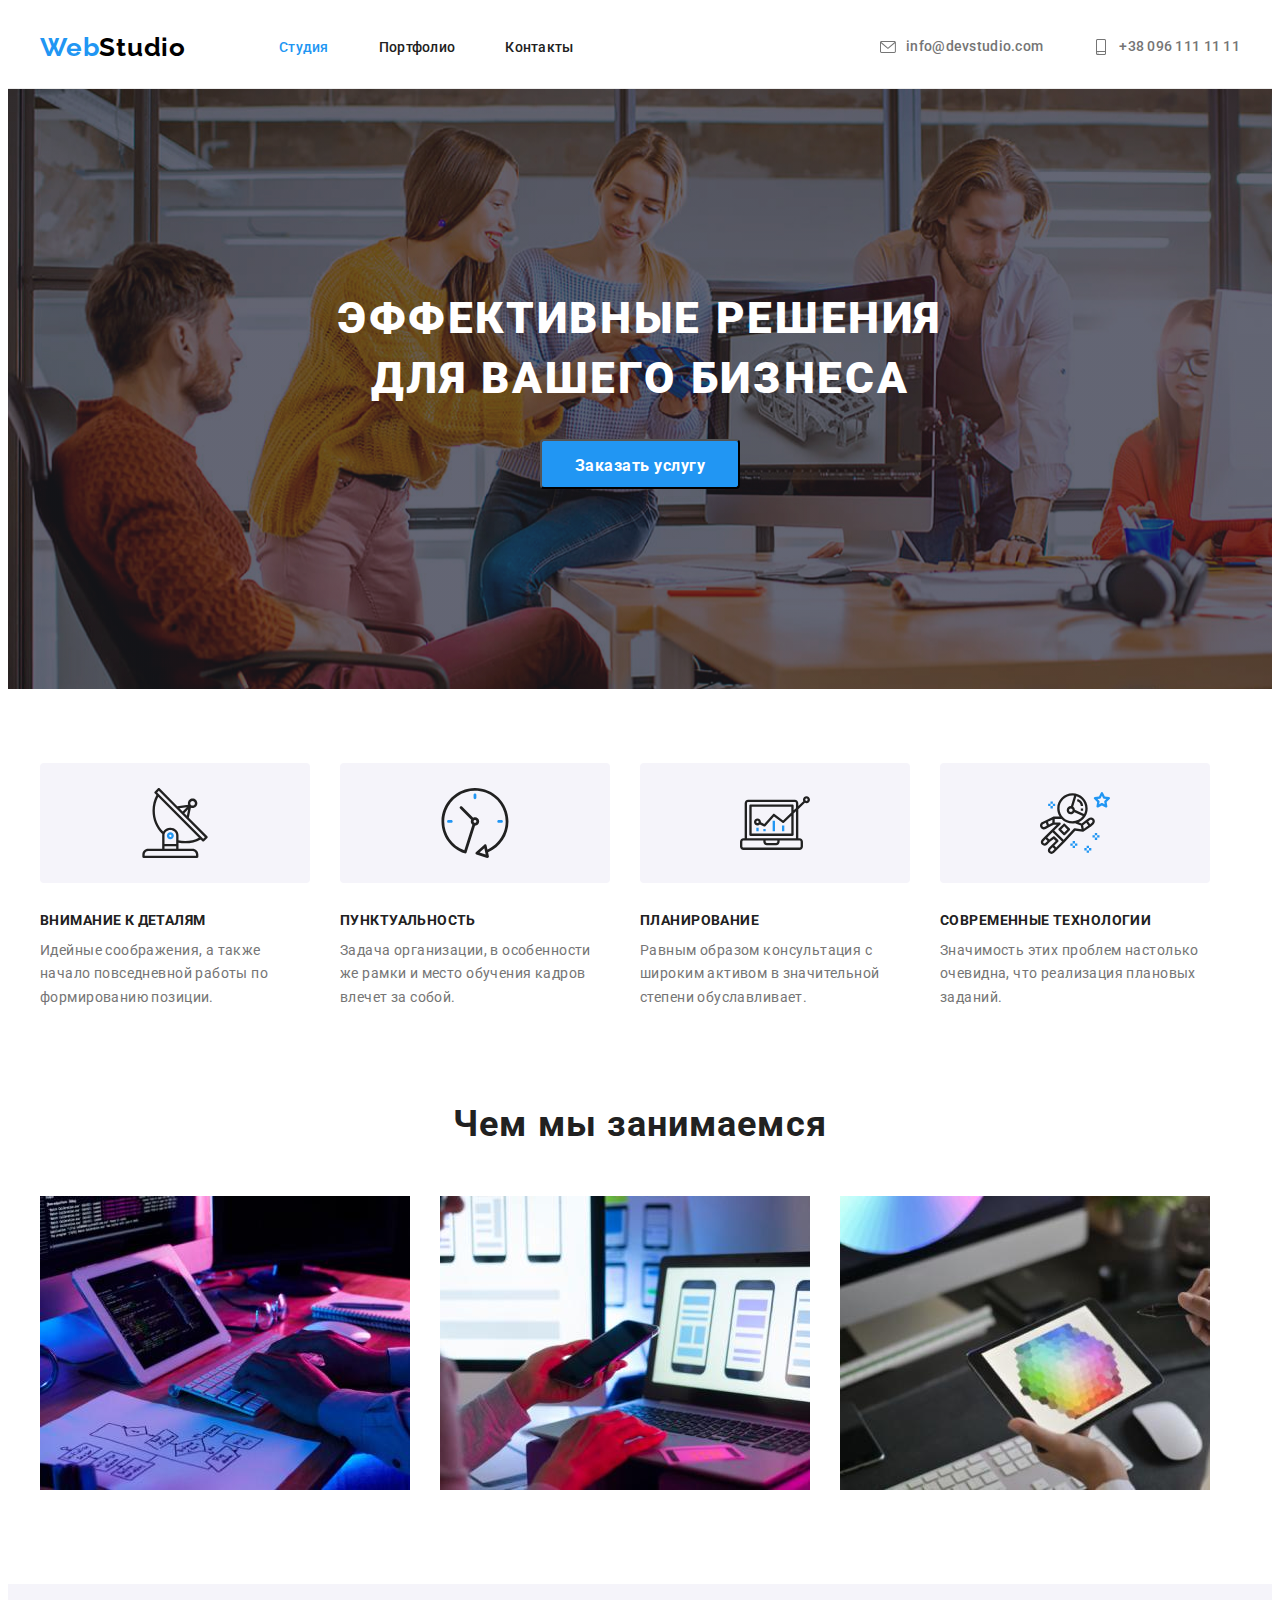
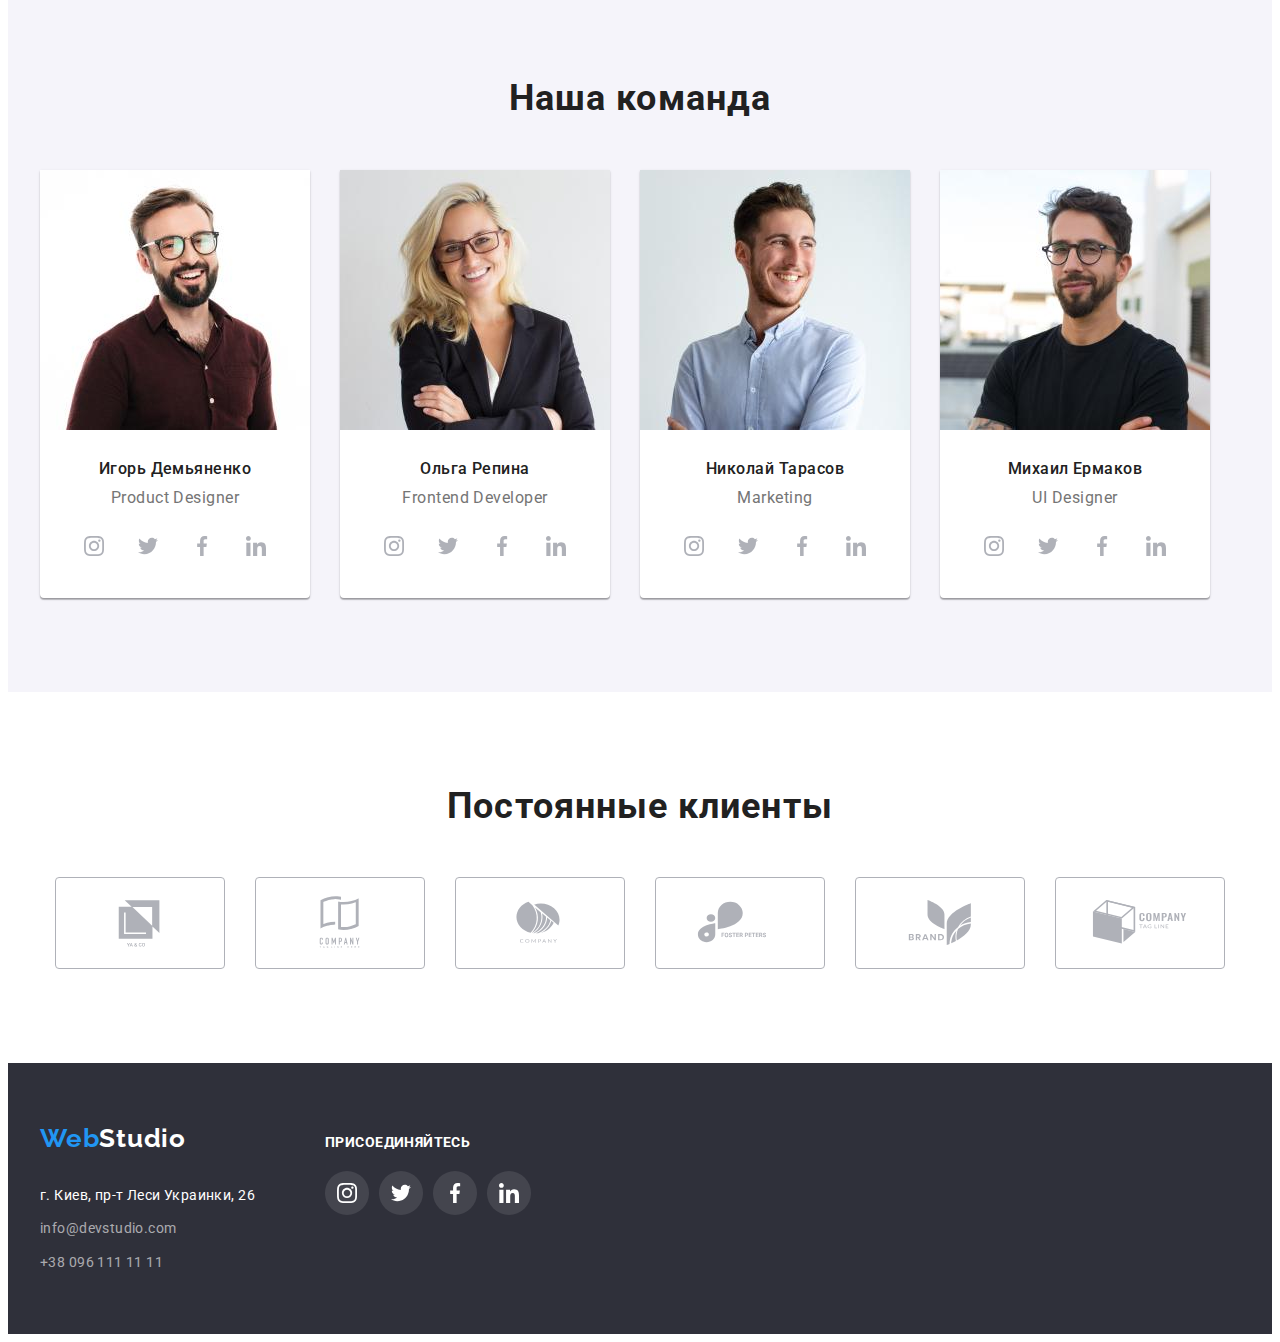
<file: index.html>
<!DOCTYPE html>
<html lang="ru">
<head>
    <meta charset="UTF-8">
    <meta http-equiv="X-UA-Compatible" content="IE=edge">
    <meta name="viewport" content="width=device-width, initial-scale=1.0">
    <title>Main</title>
    <link rel="preconnect" href="https://fonts.googleapis.com">
    <link rel="preconnect" href="https://fonts.gstatic.com" crossorigin>
    <link href="https://fonts.googleapis.com/css2?family=Raleway:wght@700&family=Roboto:wght@400;500;700;900&display=swap"
        rel="stylesheet">
        <link rel="stylesheet" href="https://cdnjs.cloudflare.com/ajax/libs/modern-normalize/1.1.0/modern-normalize.min.css"
            integrity="sha512-wpPYUAdjBVSE4KJnH1VR1HeZfpl1ub8YT/NKx4PuQ5NmX2tKuGu6U/JRp5y+Y8XG2tV+wKQpNHVUX03MfMFn9Q=="
            crossorigin="anonymous" referrerpolicy="no-referrer" />
    <link rel="stylesheet" href="./css/styles.css"/>
</head>
<body>
    <header class="header">
        <div class="container header-container">
<nav class="header-navigation">
<a class="link header-logo" href="./index.html">Web<span class="logo-part">Studio</span></a>

<ul class="list header-list">
    <li class="header-item"><a class="link header-link active" href="./index.html" > Студия </a></li>
    <li class="header-item"><a class="link header-link" href="./portfolio.html" > Портфолио</a> </li>
    <li class="header-item"><a class="link header-link" href="" class="active">Контакты</a> </li>
</ul>
</nav>
<ul class="list header-contacts">
    <li class="header-contacts-item">
    
   <a class="link header-mail"
     href="mailto:info@devstudio.com"><svg class="header-mail-icon" width="16" height="16">
         <use href="./images/icons.svg#icon-envelope"></use>
     </svg> info@devstudio.com
   </a>
    </li>
    <li class="header-contacts-item">
    <a class="link header-tel" href="tel:+380961111111"><svg class="header-tell-icon" width="16" height="16">
        <use href="./images/icons.svg#icon-smartphone"></use>
    </svg>
        +38 096 111 11 11
    </a>
    </li>
</ul>
</div>
    </header>
    <main>
        <section class="hero">
            
    <h1 class="hero-title"> Эффективные решения для вашего бизнеса</h1>
    <button class="hero-button" type="button"> Заказать услугу </button>
    </section>

<section class="our-quality">
    <div class="container">
    <h2 class="visually-hidden">Наши сильные стороны</h2>
    <ul class="list our-quality-list">
        <li class="our-quality-item">
            <div class="our-quality-picture">
                <svg class="our-quality-icon" width="70" height="70">
                    <use href="./images/icons.svg#icon-antenna-1"></use>
                </svg>
            </div>
            <h3 class="our-quality-title">Внимание к деталям</h3>
            <p class="our-quality-paragraph">Идейные соображения, а также начало повседневной работы по формированию позиции.</p>
        </li>
        <li class="our-quality-item">
            <div class="our-quality-picture"> 
                <svg class="our-quality-icon" width="70" height="70">
                    <use href="./images/icons.svg#icon-clock-1"></use>
                </svg>
            </div>
            <h3 class="our-quality-title">Пунктуальность</h3>
            <p class="our-quality-paragraph">Задача организации, в особенности же рамки и место обучения кадров влечет за собой.</p>
        </li>
        <li class="our-quality-item">
            <div class="our-quality-picture">
                <svg class="our-quality-icon" width="70" height="70">
                    <use href="./images/icons.svg#icon-diagram-1"></use>
                </svg>
            </div>
            <h3 class="our-quality-title">Планирование</h3>
            <p class="our-quality-paragraph">Равным образом консультация с широким активом в значительной степени обуславливает.</p>
        </li>
        <li class="our-quality-item">
             <div class="our-quality-picture">
                <svg class="our-quality-icon" width="70" height="70">
                    <use href="./images/icons.svg#icon-astronaut-1"></use>
                </svg>
            </div>
            <h3 class="our-quality-title">Современные технологии</h3>
            <p class="our-quality-paragraph">Значимость этих проблем настолько очевидна, что реализация плановых заданий.</p>
        </li>
    </ul>
</div>
</section>
<section class="our-work section">
    <div class="container">
    <h2 class="our-work-title" >Чем мы занимаемся</h2>
    <ul class="list our-work-list">
        <li class="our-work-item">
            <img src="./images/ourjob1.jpg" 
            alt="Написание кода" 
            width="370"
            height="294" >
            
        </li>
            <li class="our-work-item">
            <img src="./images/ourjob2.jpg"
             alt="Выбор дизайна для отоброжения на мобильном"
             width="370"
             height="294"> 
            </li>
        <li class="our-work-item">
            <img src="./images/ourjob3.jpg" 
            alt="Палитра цветов на планшете"
            width="370"
            height="294"> 
        </li>
    </ul>
    </div>
</section>
<section class="team section">
    <div class="container">
    <h2 class="team-title">Наша команда</h2>
    <ul class="list team-list" >
        <li class="team-item">
            <img src="./images/productd.jpg"
            alt="фото Игоря Демьяненко"
            width="270"
            height="260">
            <div class="tittle-paragraph">
            <h3 class="team-item-title"> Игорь Демьяненко </h3>
            <p class= "team-item-paragraph"  lang="en">Product Designer</p>
            <ul class="team-social-list list">
                <li class="team-social-item">
                    <a href="" class="team-social-link">
                        <svg class="team-social-icon" width="20" height="20">
                            <use href="./images/icons.svg#icon-instagram-2"></use>
                        </svg>
                    </a>
                </li>
                <li class="team-social-item">
                    <a href="" class="team-social-link">
                        <svg class="team-social-icon" width="20" height="20">
                            <use href="./images/icons.svg#icon-twitter-1"></use>
                        </svg>
                    </a>
                </li>
                <li class="team-social-item">
                    <a href="" class="team-social-link">
                        <svg class="team-social-icon" width="20" height="20">
                            <use href="./images/icons.svg#icon-facebook-1"></use>
                        </svg>
                    </a>
                </li>
                <li class="team-social-item">
                    <a href="" class="team-social-link">
                        <svg class="team-social-icon" width="20" height="20">
                            <use href="./images/icons.svg#icon-linkedin-1"></use>
                        </svg>
                    </a>
                </li>
            </ul>
            </div>
        </li>
        <li class="team-item">
            <img src="./images/frontendd.jpg" 
            alt="фото Ольги Репиной"
             width="270" 
             height="260">
             <div class="tittle-paragraph">
            <h3 class="team-item-title">Ольга Репина</h3>
            <p class= "team-item-paragraph" lang="en">Frontend Developer</p>
            <ul class="team-social-list list">
                <li class="team-social-item">
                    <a href="" class="team-social-link">
                        <svg class="team-social-icon" width="20" height="20">
                            <use href="./images/icons.svg#icon-instagram-2"></use>
                        </svg>
                    </a>
                </li>
                <li class="team-social-item">
                    <a href="" class="team-social-link">
                        <svg class="team-social-icon" width="20" height="20">
                            <use href="./images/icons.svg#icon-twitter-1"></use>
                        </svg>
                    </a>
                </li>
                <li class="team-social-item">
                    <a href="" class="team-social-link">
                        <svg class="team-social-icon" width="20" height="20">
                            <use href="./images/icons.svg#icon-facebook-1"></use>
                        </svg>
                    </a>
                </li>
                <li class="team-social-item">
                    <a href="" class="team-social-link">
                        <svg class="team-social-icon" width="20" height="20">
                            <use href="./images/icons.svg#icon-linkedin-1"></use>
                        </svg>
                    </a>
                </li>
            </ul>
            </div>
        </li>
        <li class="team-item">
            <img src="./images/marketing.jpg" 
            alt="фото Николая Тарасова" 
            width="270" 
            height="260">
            <div class="tittle-paragraph">
            <h3 class="team-item-title">Николай Тарасов</h3>
            <p class= "team-item-paragraph"  lang="en">Marketing</p>
            <ul class="team-social-list list">
                <li class="team-social-item">
                    <a href="" class="team-social-link">
                        <svg class="team-social-icon" width="20" height="20">
                            <use href="./images/icons.svg#icon-instagram-2"></use>
                        </svg>
                    </a>
                </li>
                <li class="team-social-item">
                    <a href="" class="team-social-link">
                        <svg class="team-social-icon" width="20" height="20">
                            <use href="./images/icons.svg#icon-twitter-1"></use>
                        </svg>
                    </a>
                </li>
                <li class="team-social-item">
                    <a href="" class="team-social-link">
                        <svg class="team-social-icon" width="20" height="20">
                            <use href="./images/icons.svg#icon-facebook-1"></use>
                        </svg>
                    </a>
                </li>
                <li class="team-social-item">
                    <a href="" class="team-social-link">
                        <svg class="team-social-icon" width="20" height="20">
                            <use href="./images/icons.svg#icon-linkedin-1"></use>
                        </svg>
                    </a>
                </li>
            </ul>
            </div>
        </li>
        <li class="team-item">
            <img src="./images/uides.jpg" 
            alt="фото Михаила Ермакова"
             width="270" 
             height="260">
            <div class="tittle-paragraph">
            <h3 class="team-item-title">Михаил Ермаков</h3>
            <p class= "team-item-paragraph"  lang="en">UI Designer</p>
            <ul class="team-social-list list">
                <li class="team-social-item">
                    <a href="" class="team-social-link">
                        <svg class="team-social-icon" width="20" height="20">
                            <use href="./images/icons.svg#icon-instagram-2"></use>
                        </svg>
                    </a>
                </li>
                <li class="team-social-item">
                    <a href="" class="team-social-link">
                        <svg class="team-social-icon" width="20" height="20">
                            <use href="./images/icons.svg#icon-twitter-1"></use>
                        </svg>
                    </a>
                </li>
                <li class="team-social-item">
                    <a href="" class="team-social-link">
                        <svg class="team-social-icon" width="20" height="20">
                            <use href="./images/icons.svg#icon-facebook-1"></use>
                        </svg>
                    </a>
                </li>
                <li class="team-social-item">
                    <a href="" class="team-social-link">
                        <svg class="team-social-icon" width="20" height="20">
                            <use href="./images/icons.svg#icon-linkedin-1"></use>
                        </svg>
                    </a>
                </li>
            </ul>
            </div>
        </li>
    </ul>
    </div>
</section>
<section class="clients section">
    <div class="container">
        <h2 class="clients-title"> Постоянные клиенты </h2>
        <ul class="clients-list list">
            <li class="clients-item">
                <a href="" class="clients-link">
                    <svg class="clients-icon" width="106" height="60">
                        <use href="./images/icons.svg#icon-company"></use>
                    </svg>
            </a>
            </li>
            <li class="clients-item">
                <a href="" class="clients-link">
                <svg class="clients-icon" width="106" height="60">
                    <use href="./images/icons.svg#icon-company1"></use>
                </svg>
                </a>
            </li>
            <li class="clients-item">
                <a href="" class="clients-link">
                <svg class="clients-icon" width="106" height="60">
                    <use href="./images/icons.svg#icon-company2"></use>
                </svg>
                </a>
            </li>
            <li class="clients-item">
                <a href="" class="clients-link">
                <svg class="clients-icon" width="106" height="60">
                    <use href="./images/icons.svg#icon-company5"></use>
                </svg>
                </a>
            </li>
            <li class="clients-item">
                <a href="" class="clients-link">
                <svg class="clients-icon" width="106" height="60">
                    <use href="./images/icons.svg#icon-company4"></use>
                </svg>
                </a>
            </li>
            <li class="clients-item">
                <a href="" class="clients-link">
                <svg class="clients-icon" width="106" height="60">
                    <use href="./images/icons.svg#icon-company3"></use>
                </svg>
                </a>
            </li>




</ul>
</div>
</section>
    </main>
    <footer class="footer">
        <div class="container footer-container">
            <div class="footer-first-block">
        <a class="link footer-logo" href="/index.html">Web<span class="footer-logo-part">Studio</span></a>
        <address class="footer-address">
            <ul class="list footer-list">
                <li class="footer-item"> <a class="link address-link" href="https://goo.gl/maps/R82b2rhA3iLdFyMu5"
                    target="_blank"
                    rel="noopener noreferrer">г. Киев, пр-т Леси Украинки, 26
                   </a>
                </li>
                <li class="footer-item"><a class="link footer-mail" href="mailto:info@devstudio.com">info@devstudio.com</a></li>
                <li class="footer-item"><a class="link footer-tel" href="tel:+380961111111"> +38 096 111 11 11 </a> </li>
            </ul>
        </address>
        </div>
        <div class="footer-social">
            <h3 class="footer-social-title">присоединяйтесь</h3>
<ul class="footer-social-list list">
    <li class="footer-social-item">
        <a href="" class="footer-social-link">
            <svg class="footer-social-icon" width="20" height="20">
                <use href="./images/icons.svg#icon-instagram-2"></use>
            </svg>
        </a>
    </li>
    <li class="footer-social-item">
        <a href="" class="footer-social-link">
            <svg class="footer-social-icon" width="20" height="20">
                <use href="./images/icons.svg#icon-twitter-1"></use>
            </svg>
        </a>
    </li>
    <li class="footer-social-item">
        <a href="" class="footer-social-link">
            <svg class="footer-social-icon" width="20" height="20">
                <use href="./images/icons.svg#icon-facebook-1"></use>
            </svg>
        </a>
    </li>
    <li class="footer-social-item">
        <a href="" class="footer-social-link">
            <svg class="footer-social-icon" width="20" height="20">
                <use href="./images/icons.svg#icon-linkedin-1"></use>
            </svg>
        </a>
    </li>
</ul>
        </div>
        </div>
    </footer>
    
</body>
</html>
</file>
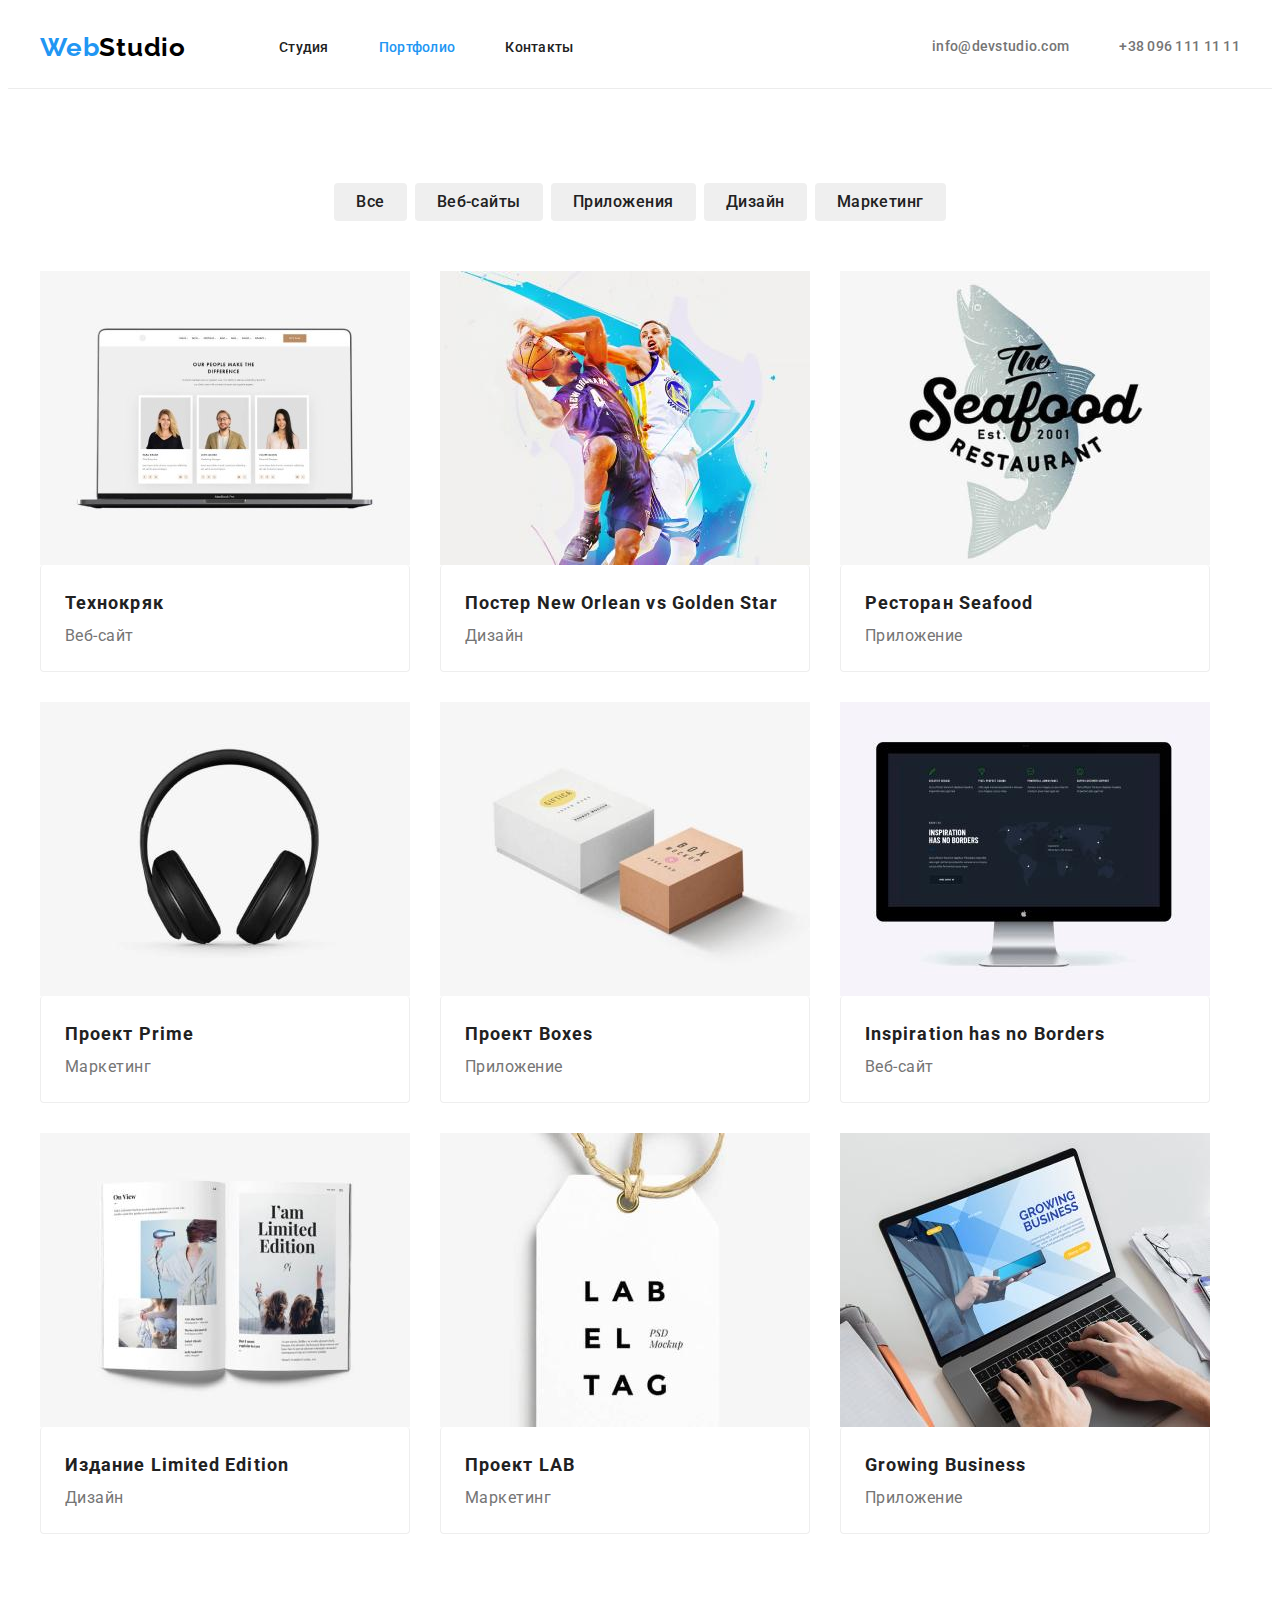
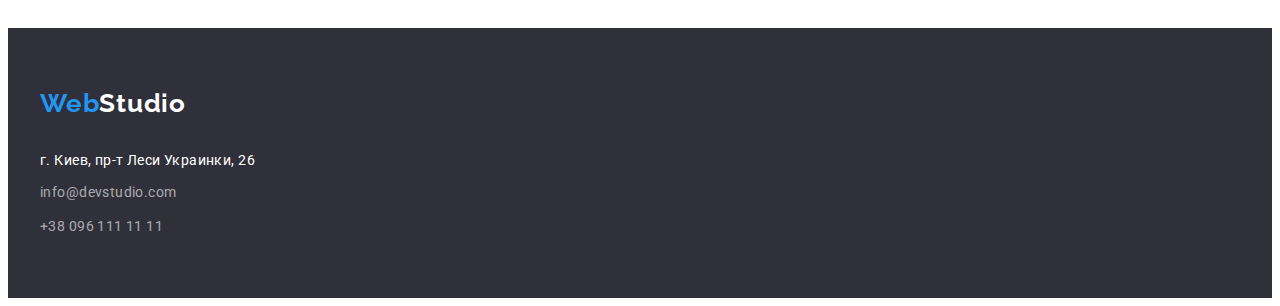
<file: portfolio.html>
<!DOCTYPE html>
<html lang="ru">
<head>
    <meta charset="UTF-8">
    <meta http-equiv="X-UA-Compatible" content="IE=edge">
    <meta name="viewport" content="width=device-width, initial-scale=1.0">
    <title>Portfolio</title>
    <link rel="preconnect" href="https://fonts.googleapis.com">
    <link rel="preconnect" href="https://fonts.gstatic.com" crossorigin>
    <link href="https://fonts.googleapis.com/css2?family=Raleway:wght@700&family=Roboto:wght@400;500;700;900&display=swap"
        rel="stylesheet">
                <link rel="stylesheet" href="https://cdnjs.cloudflare.com/ajax/libs/modern-normalize/1.1.0/modern-normalize.min.css"
                    integrity="sha512-wpPYUAdjBVSE4KJnH1VR1HeZfpl1ub8YT/NKx4PuQ5NmX2tKuGu6U/JRp5y+Y8XG2tV+wKQpNHVUX03MfMFn9Q=="
                    crossorigin="anonymous" referrerpolicy="no-referrer" />
        <link rel="stylesheet" href="./css/styles.css" />
</head>
<body>
    <header class="header">
        <div class="container header-container">
        <nav class="header-navigation">
            <a class="link header-logo" href="index.html">Web<span class="logo-part">Studio</span></a>
    
<ul class="list header-list">
    <li class="header-item"><a class="link header-link" href="./index.html">Студия</a></li>
    <li class="header-item"><a class="link header-link active" href="./portfolio.html"> Портфолио</a> </li>
    <li class="header-item"><a class="link header-link" href="">Контакты</a> </li>
</ul>
</nav>
<ul class="list header-contacts">
    <li class="header-contacts-item">
        <a class="link header-mail" href="mailto:info@devstudio.com">info@devstudio.com</a>
    </li>
    <li class="header-contacts-item">
        <a class="link header-tel" href="tel:+380961111111">+38 096 111 11 11</a>
    </li>
</ul>
</div>
</header>

<main>
    <section class="portfolio-buttons section">
        <div class="container">
        <h1 class="visually-hidden"> Портфолио Веб-студии </h1>
            <ul class="list btn-portfolio-list">
          <li class="btn-list-item">
              <button class="portfolio-btn" type="button"> Все </button> 
            </li>
          <li class="btn-list-item"> 
            <button class="portfolio-btn" type="button"> Веб-сайты </button>
        </li>
          <li class="btn-list-item">
            <button class="portfolio-btn" type="button">Приложения</button>
        </li>
          <li class="btn-list-item">
            <button class="portfolio-btn" type="button"> Дизайн</button>
        </li>
          <li class="btn-list-item"> 
            <button class="portfolio-btn" type="button"> Маркетинг </button> 
        </li>
       </ul>
     <ul class=" list portfolio-list">
         <li class="portfolio-item">
             <a class="portfolio-card" href="">
            <img src="./images/tehno.jpg"
             alt="Веб-сайт Технокряк" 
             width="370"
             height="294">
            </a>
             <div class="portfolio-item-bottom">
            <h2 class="portfolio-item-title"> Технокряк</h2>
            <p class="portfolio-item-paragraph"> Веб-сайт </p>
            </div>
         </li>
        <li class="portfolio-item">
            <a class="portfolio-card" href="">
            <img src="./images/bascket.jpg" 
            alt="Постер двоих баскетболистов"
             width="370" 
             height="294">
            </a>
            <div class="portfolio-item-bottom">
            <h2 class="portfolio-item-title"> Постер New Orlean vs Golden Star</h2>
            <p class="portfolio-item-paragraph"> Дизайн</p>
            </div>
        </li>
        <li class="portfolio-item">
            <a class="portfolio-card" href="">
            <img src="./images/seafood.jpg" 
            alt=" Логотип Ресторана Seafood"
             width="370" 
             height="294">
            </a>
            <div class="portfolio-item-bottom">
            <h2 class="portfolio-item-title"> Ресторан Seafood</h2>
            <p class="portfolio-item-paragraph"> Приложение </p>
            </div>
        </li>
        <li class="portfolio-item">
            <a class="portfolio-card" href="">
            <img src="./images/headphones.jpg" 
            alt="Черного цвета наушники" 
            width="370" 
            height="294">
            </a>
            <div class="portfolio-item-bottom">
            <h2 class="portfolio-item-title"> Проект Prime </h2>
            <p class="portfolio-item-paragraph"> Маркетинг </p>
            </div>
        </li>
        <li class="portfolio-item">
            <a class="portfolio-card" href="">
            <img src="./images/boxes.jpg" 
            alt="Две коробки" 
            width="370" 
            height="294">
            </a>
            <div class="portfolio-item-bottom">
            <h2 class="portfolio-item-title"> Проект Boxes </h2>
            <p class="portfolio-item-paragraph"> Приложение</p>
            </div>
        </li>
        <li class="portfolio-item">
            <a class="portfolio-card" href="">
            <img src="./images/computer.jpg" 
            alt="Экран компьютера" 
            width="370" 
            height="294">
            </a>
            <div class="portfolio-item-bottom">
            <h2 class="portfolio-item-title"> Inspiration has no Borders</h2>
            <p class="portfolio-item-paragraph"> Веб-сайт </p>
            </div>
        </li>
        <li class="portfolio-item">
            <a class="portfolio-card" href="">
            <img src="./images/magazine.jpg" 
            alt="Открытый журнал"
             width="370" 
             height="294">
            </a>
            <div class="portfolio-item-bottom">
            <h2 class="portfolio-item-title"> Издание Limited Edition</h2>
            <p class="portfolio-item-paragraph"> Дизайн</p>
            </div>
        </li>
        <li class="portfolio-item">
            <a class="portfolio-card" href="">
            <img src="./images/tag.jpg" 
            alt="Белый ярлык"
             width="370" 
             height="294">
            </a>
            <div class="portfolio-item-bottom">
            <h2 class="portfolio-item-title"> Проект LAB </h2>
            <p class="portfolio-item-paragraph">Маркетинг</p>
            </div>
        </li>
        <li class="portfolio-item">
            <a class="portfolio-card" href="">
            <img src="./images/laptop.jpg" 
            alt="Открытый ноутбук" 
            width="370"
             height="294">
            </a>
            <div class="portfolio-item-bottom">
           <h2 class="portfolio-item-title"> Growing Business</h2>
           <p class="portfolio-item-paragraph"> Приложение </p>
        </div>
        </li>
        
     </ul>
    </div>
    </section>
    </main>
    
    <footer class="footer">
        <div class="container">
        <a class="link footer-logo" href="/index.html">Web<span class="footer-logo-part">Studio</span></a>
        <address class="footer-address">
            <ul class="list footer-list">
                <li class="footer-item"> <a class="link address-link" href="https://goo.gl/maps/R82b2rhA3iLdFyMu5"
                        target="_blank" rel="noopener noreferrer">г. Киев, пр-т Леси Украинки, 26
                    </a>
                </li>
                <li class="footer-item"><a class="link footer-mail" href="mailto:info@devstudio.com">info@devstudio.com</a></li>
                <li class="footer-item"><a class="link footer-tel" href="tel:+380961111111"> +38 096 111 11 11 </a> </li>
            </ul>
        </address>
       
            
    </div>
    </footer>
</body>
</html>
</file>
<file: css/styles.css>
:root {
  --hero-title-color: #fff;
  --main-title-color: #212121;
  --main-text-color: #757575;
  --accent-color: #2196f3;
  --hero-background-color: #2f303a;
  --main-button-color: #fff;
  --second-button-color: #212121;
  --adress-color: #fff;
  --first-logo-color: #2196f3;
  --second-logo-color: #000;
  --footer-color: #2f303a;
  --portfolio-list-gap: 30px;
}
p,
h1,
h2,
h3,
h4,
h5,
h6 {
  margin: 0;
}
ul {
  margin: 0;
  padding: 0;
}
img {
  display: block;
  max-width: 100%;
  width: auto;
  height: auto;
}
.container {
  width: 1200px;
  padding-right: 15px;
  padding-left: 15px;
  margin: 0 auto;
}

body {
  font-family: "Roboto", sans-serif;
  color: var(--main-text-color);
  font-size: 14px;
  letter-spacing: 0.03em;
}
.section {
  padding: 94px 0;
}

.list {
  list-style: none;
}
.link {
  text-decoration: none;
}
.visually-hidden {
  position: absolute;
  width: 1px;
  height: 1px;
  margin: -1px;
  border: 0;
  padding: 0;
  white-space: nowrap;
  clip-path: inset(100%);
  clip: rect(0 0 0 0);
  overflow: hidden;
}
/*--------------header-------------*/
.header {
  padding-top: 24px;
  padding-bottom: 25px;
  border-bottom: 1px solid #ececec;
}
.header-container {
  display: flex;
}
.header-navigation {
  display: flex;
  align-items: center;
}
.header-logo {
  font-family: Raleway;
  font-weight: 700;
  font-size: 26px;
  line-height: 1.19;
  letter-spacing: 0.03em;
  color: var(--first-logo-color);
  margin-right: 93px;
}
.logo-part {
  color: var(--second-logo-color);
}
.header-list {
  display: flex;
}
.header-item:not(:last-child) {
  margin-right: 50px;
}
.header-link {
  font-weight: 500;
  font-size: 14px;
  line-height: 1.14;
  letter-spacing: 0.02em;
  color: var(--main-title-color);
}
.header-link:hover,
.header-link:focus {
  color: var(--accent-color);
}
.active,
.header-link :hover {
  color: var(--accent-color);
}
.header-contacts {
  display: flex;
  align-items: center;
  margin-left: auto;
}
.header-contacts-item:not(:last-child) {
  margin-right: 50px;
}
.header-mail-icon,
.header-tell-icon {
  fill: currentColor;
  margin-right: 10px;
}
.header-mail {
  display: flex;
  align-items: center;
  font-weight: 500;
  font-size: 14px;
  line-height: 1.14;
  letter-spacing: 0.02em;
  color: var(--main-text-color);
}
.header-mail:hover,
.header-mail:focus {
  color: var(--accent-color);
}
.header-tel {
  display: flex;
  align-items: center;
  font-weight: 500;
  font-size: 14px;
  line-height: 1.14;
  letter-spacing: 0.02em;
  color: var(--main-text-color);
}
.header-tel:hover,
.header-tel:focus {
  color: var(--accent-color);
}
/*--------hero section styles--------*/

.hero {
  background-color: var(--hero-background-color);
  max-width: 1600px;
  padding-bottom: 200px;
  padding-top: 200px;
  letter-spacing: 0.06em;
  text-align: center;
  justify-content: center;
  background-image: linear-gradient(
      rgba(47, 48, 58, 0.4),
      rgba(47, 48, 58, 0.4)
    ),
    url(../images/heroback.jpg);
}

.hero-title {
  font-weight: 900;
  font-size: 44px;
  line-height: 1.36;
  letter-spacing: 0.06em;
  text-transform: uppercase;
  color: var(--hero-title-color);
  width: 696px;
  margin: 0 auto;
  margin-bottom: 30px;
}

.hero-button {
  font-family: inherit;
  font-weight: 700;
  font-size: 16px;
  line-height: 1.87;
  letter-spacing: 0.03em;
  color: var(--main-button-color);
  background-color: var(--accent-color);
  cursor: pointer;
  width: 200px;
  height: 50px;
  padding: 10px 32px;
  border-radius: 4px;
}

/*---------------Our quality section section----------------*/

.our-quality {
  padding-top: 74px;
}
.our-quality-list {
  display: flex;
}
.our-quality-item:not(:last-child) {
  margin-right: 30px;
}
.our-quality-item {
  width: 270px;
}
.our-quality-picture {
  width: 270px;
  height: 120px;
  background-color: #f5f4fa;
  display: flex;
  align-items: center;
  justify-content: center;
  border-radius: 4px;
}
.our-quality-icon {
  fill: currentColor;
}

.our-quality-title {
  font-weight: 700;
  font-size: 14px;
  line-height: 1.14;
  letter-spacing: 0.03em;
  text-transform: uppercase;
  color: var(--main-title-color);
  margin-top: 30px;
}
.our-quality-paragraph {
  font-size: 14px;
  line-height: 1.71;
  letter-spacing: 0.03em;
  color: var(--main-text-color);
  margin-top: 10px;
}

/*------------ our-work section styles------------*/

.our-work-title {
  font-weight: 700;
  font-size: 36px;
  line-height: 1.16;
  text-align: center;
  letter-spacing: 0.03em;
  color: var(--main-title-color);
  margin-bottom: 50px;
}
.our-work-list {
  display: flex;
}
.our-work-item:not(:last-child) {
  margin-right: 30px;
}
/*------------------team section styles-----------*/

.team {
  background-color: #f5f4fa;
}

.team-list {
  display: flex;
}
.team-item:not(:last-child) {
  margin-right: 30px;
}
.team-item {
  background-color: #fff;
  box-shadow: 0 1px 3px rgba(0, 0, 0, 0.12), 0 1px 1px rgba(0, 0, 0, 0.14),
    0 2px 1px rgba(0, 0, 0, 0.2);
  border-radius: 0 0 4px 4px;
}
.team-title {
  font-weight: 700;
  font-size: 36px;
  line-height: 1.16;
  text-align: center;
  letter-spacing: 0.03em;
  color: var(--main-title-color);
  margin-bottom: 50px;
}
.team-item-title {
  font-weight: 500;
  font-size: 16px;
  line-height: 1.18;
  text-align: center;
  letter-spacing: 0.03em;
  color: var(--main-title-color);
}
.team-item-paragraph {
  font-size: 16px;
  line-height: 1.18;
  text-align: center;
  letter-spacing: 0.03em;
  color: var(--main-text-color);
  margin-top: 10px;
}
.tittle-paragraph {
  padding-top: 30px;
  padding-bottom: 30px;
}
.team-social-list {
  display: flex;
  justify-content: center;
  margin-top: 16px;
}
.team-social-item {
  width: 44px;
  height: 44px;
}
.team-social-item + .team-social-item {
  margin-left: 10px;
}
.team-social-link {
  width: 100%;
  height: 100%;
  background-color: #fff;
  border-radius: 50%;
  display: flex;
  align-items: center;
  justify-content: center;
  color: #afb1b8;
}
.team-social-icon {
  fill: currentColor;
}

.team-social-link:hover,
.team-social-link:focus {
  background-color: var(--accent-color);
  color: #fff;
}
/*----------------Clients section styles------------*/
.clients {
  background-color: #fff;
}
.clients-title {
  font-weight: 700;
  font-size: 36px;
  line-height: 1.16;
  text-align: center;
  letter-spacing: 0.03em;
  color: var(--main-title-color);
  margin-bottom: 50px;
}
.clients-list {
  display: flex;
  justify-content: center;
}
.clients-item {
  width: 170px;
  height: 92px;
}
.clients-item + .clients-item {
  margin-left: 30px;
}
.clients-link {
  width: 100%;
  height: 100%;
  background-color: #fff;
  display: flex;
  align-items: center;
  justify-content: center;
  color: #afb1b8;
  border: 1px solid #afb1b8;
  box-sizing: border-box;
  border-radius: 4px;
}
.clients-icon {
  fill: currentColor;
}
.clients-link:hover,
.clients-link:focus {
  border: 1px solid #2196f3;
  color: var(--accent-color);
}

/*---------------footer section styles---------------*/
.footer {
  background-color: var(--footer-color);
  padding: 60px 0;
}
.footer-container {
  display: flex;
  align-items: baseline;
}
.footer-item:not(:last-child) {
  margin-bottom: 9px;
}

.address-link {
  font-family: inherit;
  font-style: normal;
  font-size: 14px;
  line-height: 1.71;
  letter-spacing: 0.03em;
  color: var(--adress-color);
}
.address-link:hover,
.address-link:focus {
  color: var(--accent-color);
}
.footer-mail {
  font-style: normal;
  font-weight: 400;
  font-size: 14px;
  line-height: 1.71;
  letter-spacing: 0.03em;
  color: rgba(255, 255, 255, 0.6);
}
.footer-mail:hover,
.footer-mail:focus {
  color: var(--accent-color);
}
.footer-tel {
  font-style: normal;
  font-weight: 400;
  font-size: 14px;
  line-height: 24px;
  letter-spacing: 0.03em;
  color: rgba(255, 255, 255, 0.6);
}
.footer-tel:hover,
.footer-tel:focus {
  color: var(--accent-color);
}
.footer-logo {
  font-family: Raleway;
  font-weight: 700;
  font-size: 26px;
  line-height: 1.19;
  letter-spacing: 0.03em;
  color: var(--first-logo-color);
  display: block;
  margin-bottom: 30px;
}
.footer-logo-part {
  color: var(--hero-title-color);
}
.footer-social-title {
  font-weight: 700;
  font-size: 14px;
  line-height: 1.14;
  letter-spacing: 0.03em;
  text-transform: uppercase;
  color: var(--hero-title-color);
  margin-bottom: 20px;
}
.footer-social {
  margin-left: 70px;
}
.footer-social-list {
  display: flex;
  justify-content: center;
}
.footer-social-item {
  width: 44px;
  height: 44px;
}
.footer-social-item + .footer-social-item {
  margin-left: 10px;
}
.footer-social-link {
  width: 100%;
  height: 100%;
  background-color: rgba(255, 255, 255, 0.1);
  border-radius: 50%;
  display: flex;
  align-items: center;
  justify-content: center;
  color: #fff;
}
.footer-social-icon {
  fill: currentColor;
}

.footer-social-link:hover,
.footer-social-link:focus {
  background-color: var(--accent-color);
  color: #fff;
}
/*-----------------------Portfolio page_________*/

.btn-portfolio-list {
  display: flex;
  justify-content: center;
  margin-bottom: 50px;
}
.btn-portfolio-list :not(:last-child) {
  margin-right: 8px;
}

.portfolio-btn {
  font-family: inherit;
  font-weight: 500;
  font-size: 16px;
  line-height: 1.62;
  text-align: center;
  letter-spacing: 0.03em;
  cursor: pointer;
  color: var(--main-title-color);
  border-radius: 4px;
  border: none;
  padding: 6px 22px;
}
.portfolio-btn:hover,
.portfolio-btn:focus {
  background-color: var(--accent-color);
  color: var(--main-button-color);
  box-shadow: 0px 3px 1px rgba(0, 0, 0, 0.1), 0px 1px 2px rgba(0, 0, 0, 0.08),
    0px 2px 2px rgba(0, 0, 0, 0.12);
}

.portfolio-item {
  margin-left: var(--portfolio-list-gap);
  margin-top: var(--portfolio-list-gap);
  background: #ffffff;
  cursor: pointer;
}
.portfolio-item:hover,
.portfolio-item:focus {
  box-shadow: 0px 1px 1px rgba(0, 0, 0, 0.12), 0px 4px 4px rgba(0, 0, 0, 0.06),
    1px 4px 6px rgba(0, 0, 0, 0.16);
}

.portfolio-list {
  display: flex;
  flex-wrap: wrap;
  flex-basis: calc(100% / 3 - 30px);
  margin: 0;
  margin-left: calc(-1 * var(--portfolio-list-gap));
  margin-top: calc(-1 * var(--portfolio-list-gap));
}
.portfolio-card {
  display: block;
}

.portfolio-item-bottom {
  padding: 20px 24px;
  border: 1px solid #eeeeee;
  border-top: none;
  border-radius: 4px;
}

.portfolio-item-title {
  font-weight: 700;
  font-size: 18px;
  line-height: 2;
  letter-spacing: 0.06em;
  color: var(--main-title-color);
}

.portfolio-item-paragraph {
  font-size: 16px;
  line-height: 1.87;
  letter-spacing: 0.03em;
  color: var(--main-text-color);
}
</file>
